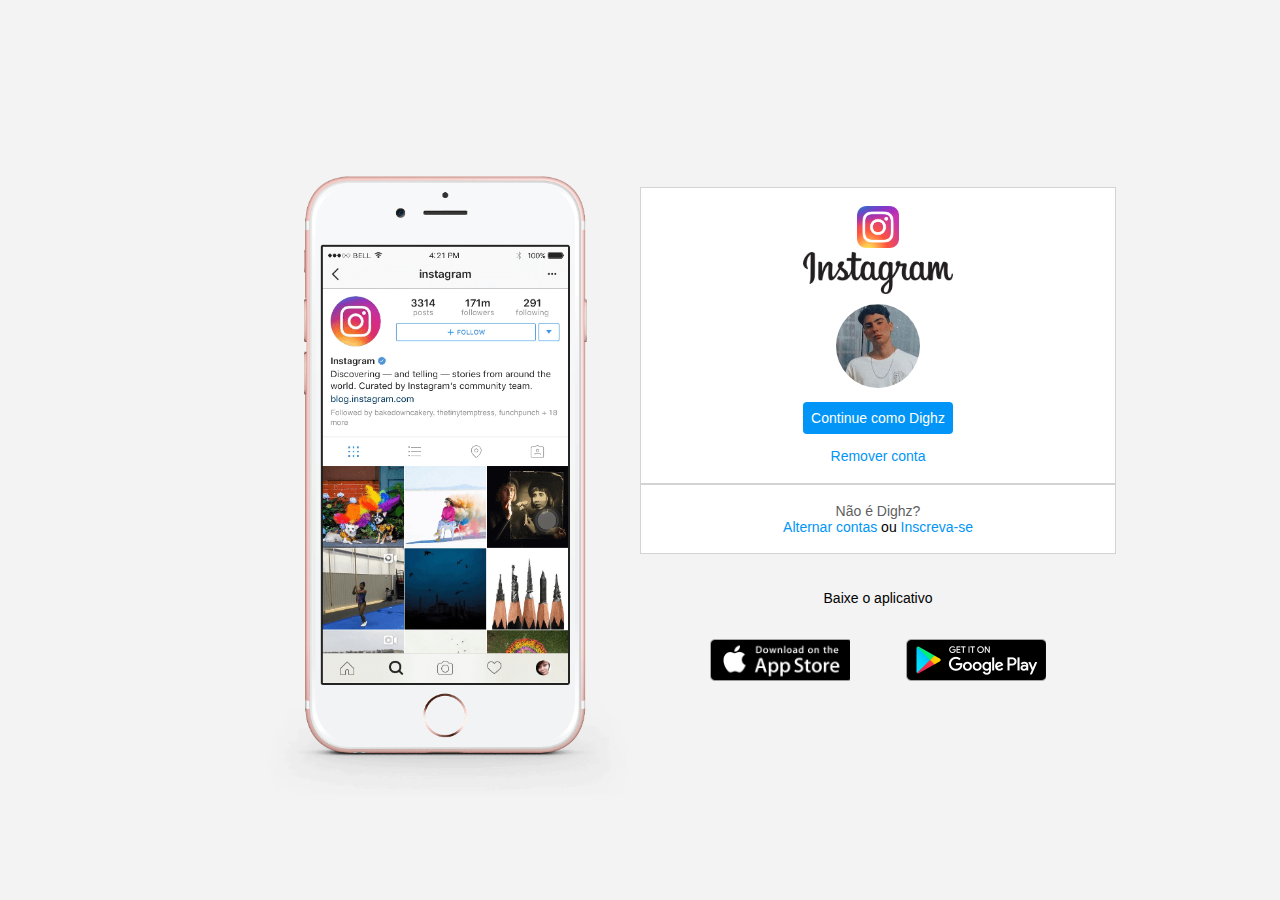
<file: projeto instagram/index.html>
<!DOCTYPE html>
<html lang="pt">
<head>
    <meta charset="UTF-8">
    <meta name="view port" content="width-device-width , initial-scale=1.0">
    <link rel="stylesheet" href="style.css">
    <title>Instagram</title>

</head>
<body>
    <div class="instagram-inicio">
        <div class="instagram-phone">
            <img src="./img/instagram-celular.png" alt="celular">
        </div>
        <div class="intagram-cont">
            <div class="group">
                <img src="./img/instagram-icone-icon-1.png" class="icone-insta" alt="icone instagram">
                <img src="./img/instagram-logo.png" class="logo-insta" alt="instagram logo">
                
                <div class="profile-photo">
                    <img src="./img/foto insta.jpg" alt="profile photo">
                </div>
                <a href="#" class="login">Continue como Dighz</a>
                <a  href="#" class="desconectar">Remover conta</a>
            </div>
            <div class="group">
                <p class="not-account">Não é Dighz?</p>
                <p class="notaaccount">
                    <span class="blue">Alternar contas</span>
                    ou
                    <span class="blue">Inscreva-se</span>
                </p>
            </div>
            <div class="app">
                <p class="app">Baixe o aplicativo</p>
                <div class="download">
                    <a href="#" class="app-download" ></a>
                    <a href="#" class="app-download"></a>
                </div>

            </div>
        </div>
    </div>
 </body>
</html>
</file>
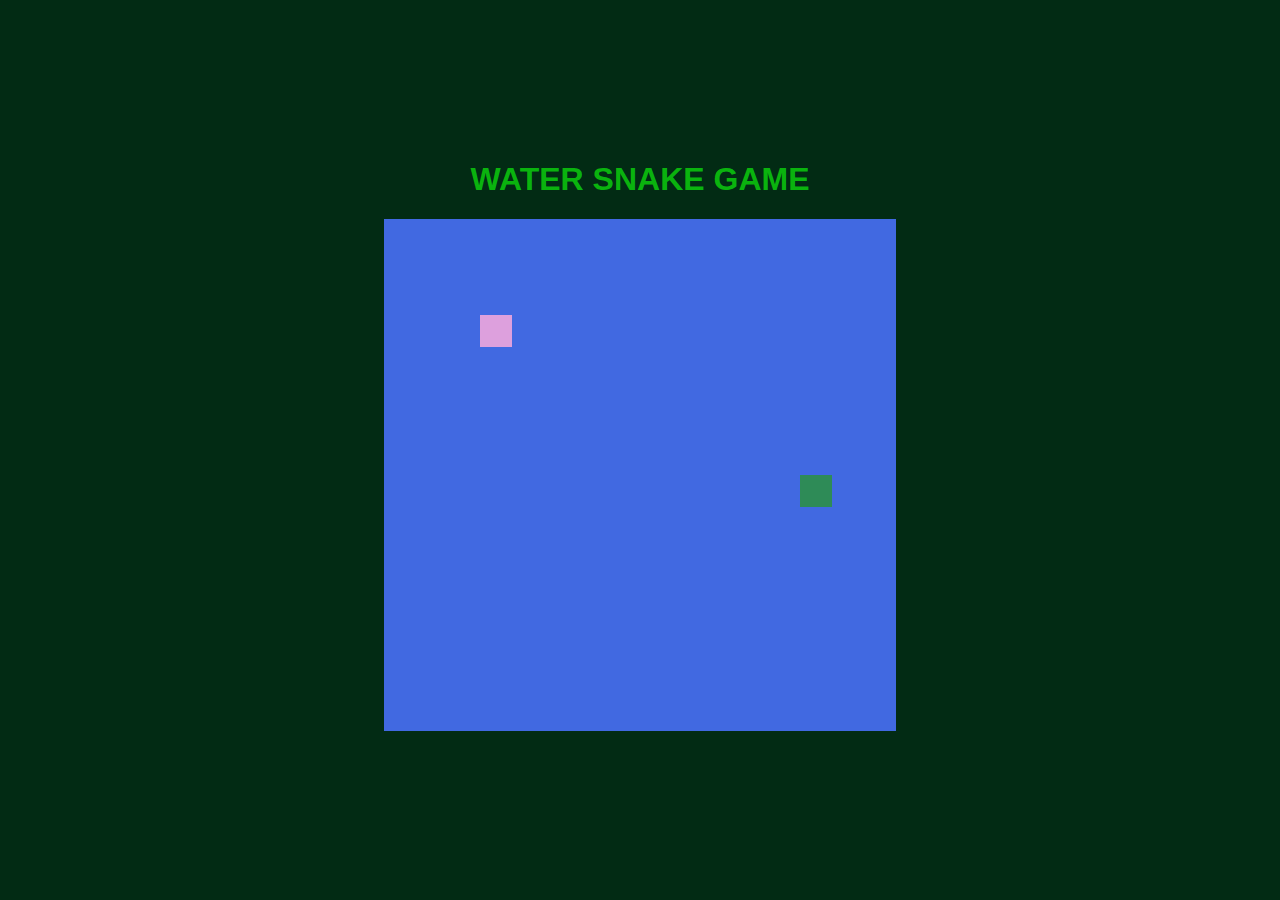
<file: Projeto WaterSnake game/index.html>
<!DOCTYPE html>
<!DOCTYPE html>
<html lang="pt-br">
<head>
    <meta charset="UTF-8">
    <meta http-equiv="X-UA-Compatible" content="IE=edge">
    <meta name="viewport" content="width=device-width, initial-scale=1.0">
    <script defer src="js/main.js"></script>
    <link rel="stylesheet" href="style/style.css">
    <title>Document</title>
</head>
    <body>
        <H1> WATER SNAKE GAME </H1>
        <canvas id="snake" width="512" height="512"></canvas>
        
    </body>
   

</html>
</file>
<file: projeto instagram/style.css>
*{
    padding:0;
    margin:0;
    box-sizing:border-box;
    text-decoration: none;
    font-family: sans-serif;
    font-size:14px;
    

}
body {
    width: 100%;
    min-height: 100vh;
    background-color:rgb(243,243,243);
    margin: 0;
    padding: 0;
    display: flex;
    justify-content: center;

    
}

.instagram-inicio {
    display: flex;
    align-items: center;
    justify-content: start;
    width: 60%;
    height: 100vh;

}
.icone-insta {
    width: 10;
    height: 3rem;
    margin-bottom: 4px;
  
    
}

.instagram-phone {
    display: flex;
    align-items: center;
    justify-content: center;
    width: 50%;
}
.instagram-phone img {
    height: 50rem;
}
.intagram-cont {
    display: flex;
    align-items: center;
    justify-content: space-around;
    flex-direction: column;
    width: 50%;
    min-width: 34rem;
}

.group {
    display: flex;
    justify-content: space-between;
    align-items: center;
    flex-direction: column;
    background-color: white;
    width: 100%;
    padding: 1.3rem 0;
    border: 1px solid lightgray;
}
.group:nth-child(1) {
    min-width: 19rem;
}
.logo-insta {
    height: 3rem;
}
.profile-photo {
    display: flex;
    justify-content: center;
    align-items: center;
    border-radius: 50%;
    overflow: hidden;
    margin-top: 10px;
}
.profile-photo img {
    height: 6rem;
   
}
.login {
    background-color: #0095f6;
    color: white;
    padding: 8px;
    border-radius: 4px;
    margin-top: 1rem;
    
}
.desconectar {
    color: #0095f6;
    margin-top: 1rem;
}
.not-account {
    color: rgb(97, 95, 95);
}
.blue {
    color: #0095f6;
}
.app{
    display: flex;
    flex-direction: column;
    align-items: center;
    justify-content: center;
    width: 100%;
    padding: 1.3rem 0;

}
.download {
    display: flex;
    width: 100%;
    justify-content: space-evenly;
    align-items: center;
    padding: 1rem;
}
.app-download {
    height: 3rem;
    width: 10rem;
    background-size: cover;
}
.app-download:nth-child(1) {
    background-image: url('./img/apple-button.png');
}
.app-download:nth-child(2) {
    background-image: url('./img/googleplay-button.png');
}
/* media queries */
@media (max-width: 1024px) {
    .instagram-inicio {
        width: 90%;
    }
}
@media (max-width: 650px){
    .instagram-inicio{
        width: 90%;
    }
    .instagram-phone{
        display: none;

    }
    .intagram-cont{
        width: 100%;
    }
}
</file>
<file: Projeto WaterSnake game/style/style.css>
body{
    height: 95vh;
    width: 95;
    display: flex;
    justify-content: center;
    align-items: center;
    flex-direction: column;
    color: rgba(13, 218, 13, 0.788);
    font-family: Impact, Haettenschweiler, 'Arial Narrow Bold', sans-serif;
    background-color: rgb(2, 43, 20);
}
</file>
